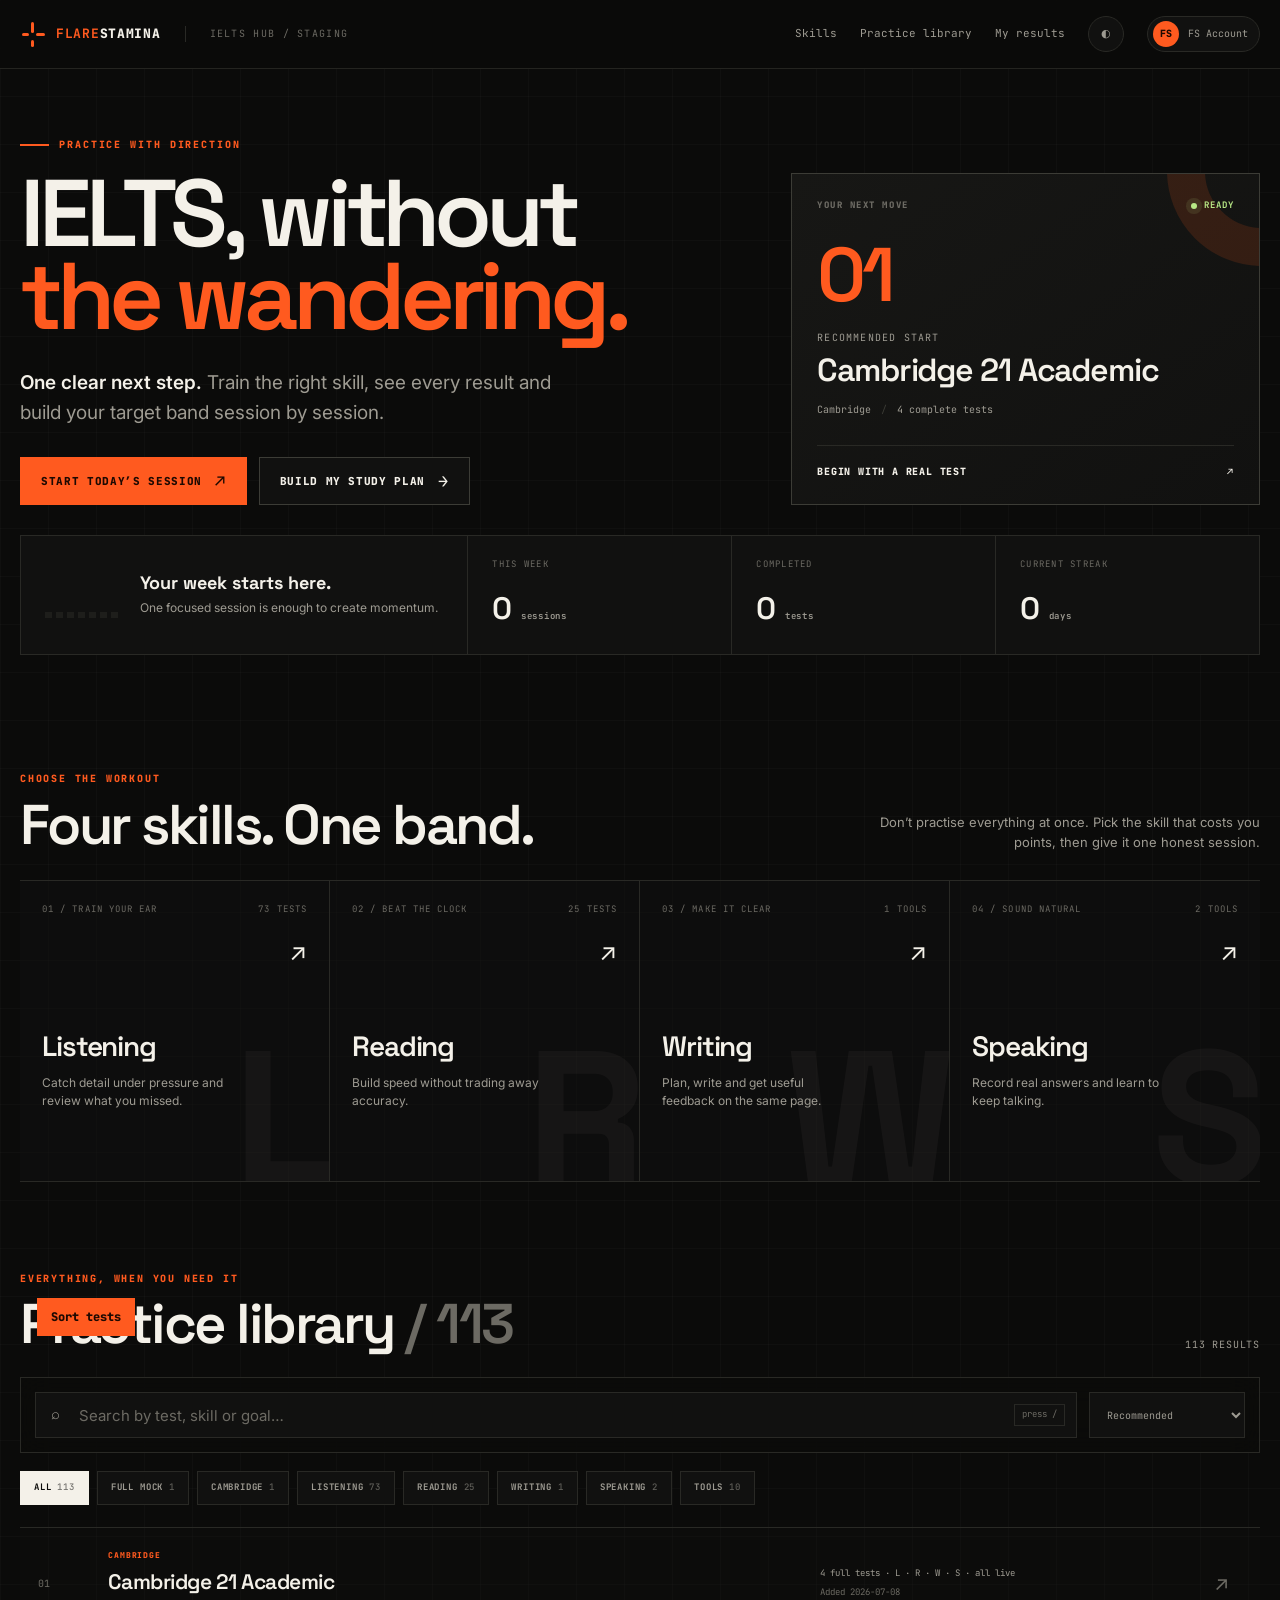
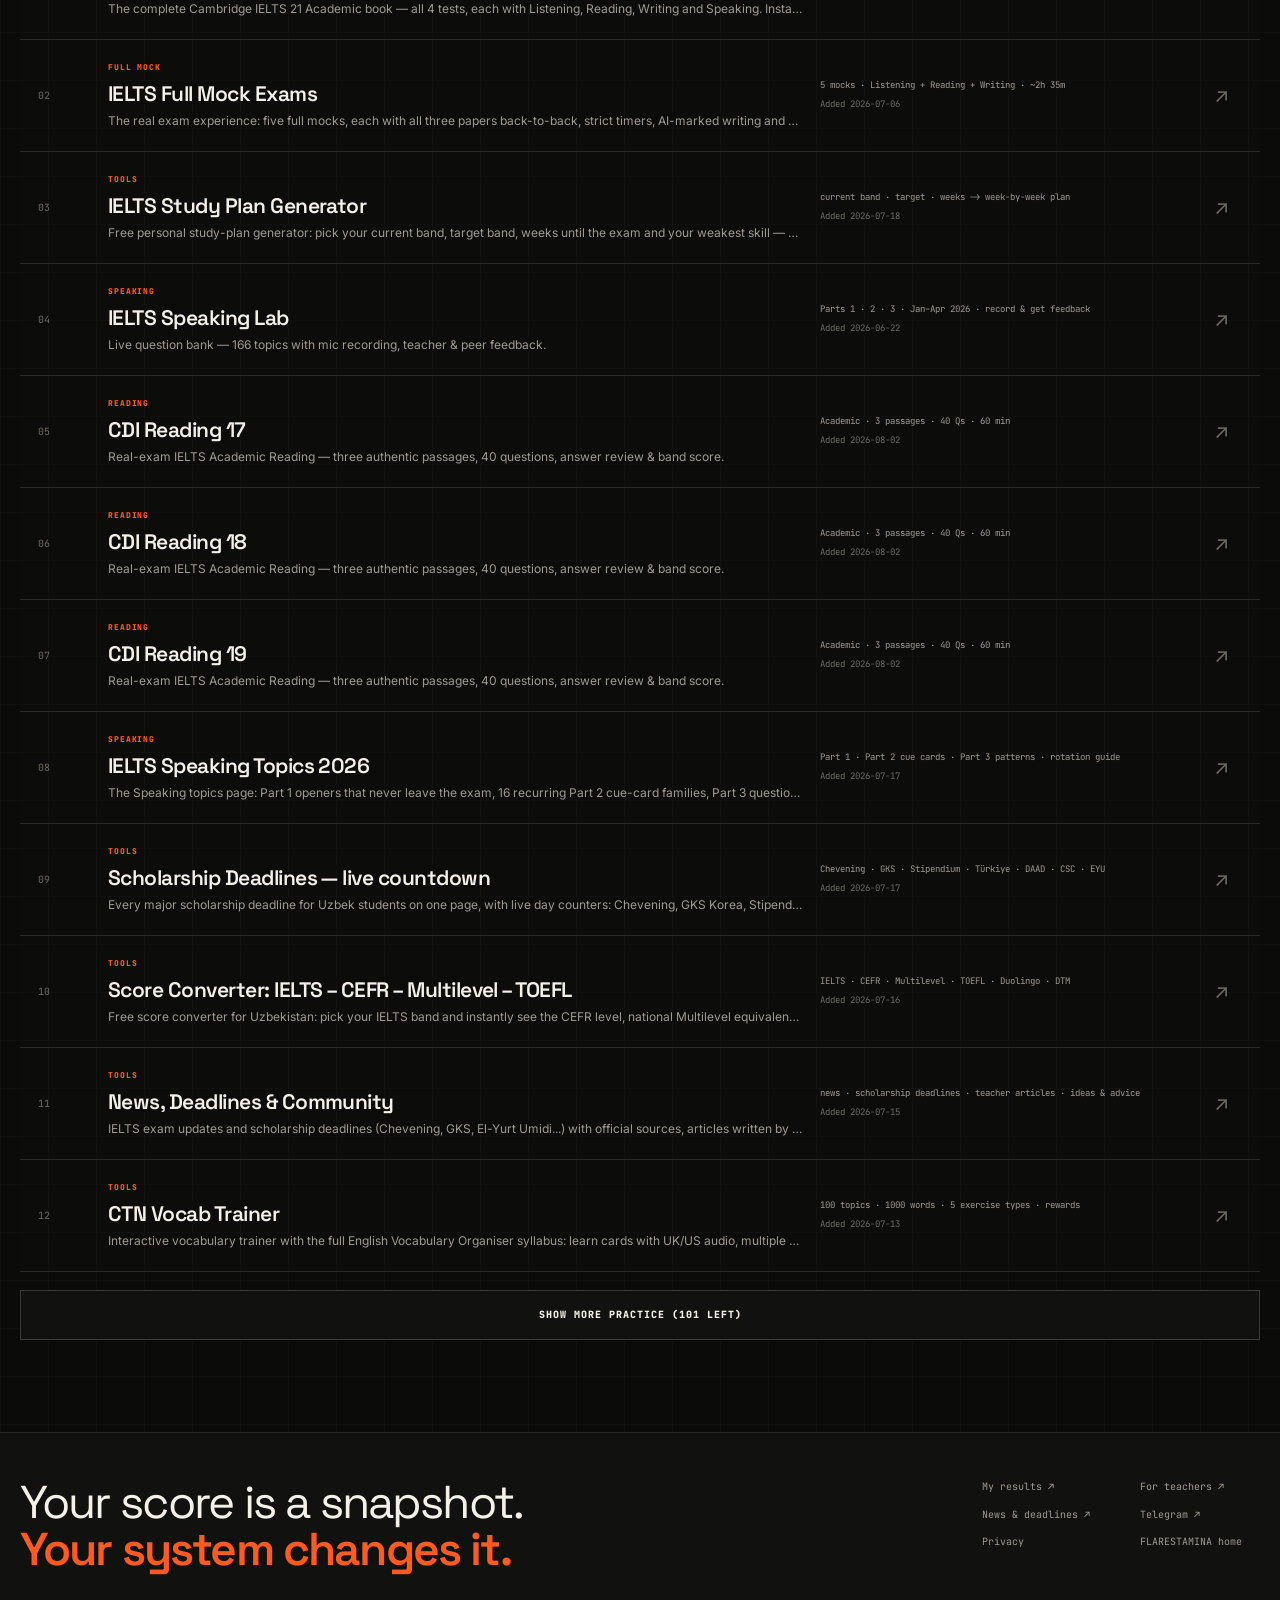
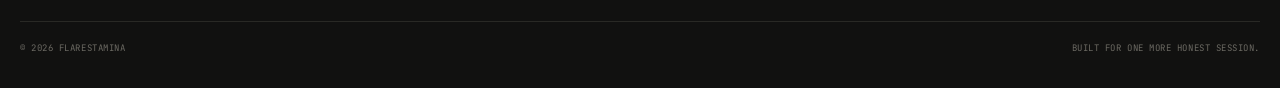
<file: staging/index.html>
<!DOCTYPE html>
<html lang="en">
<head>
<meta charset="UTF-8">
<meta name="viewport" content="width=device-width, initial-scale=1.0">
<title>IELTS Hub — Your next band starts here</title>
<meta name="description" content="A focused IELTS practice dashboard: choose your next session, train every skill and keep your progress visible.">
<meta name="robots" content="noindex,nofollow">
<meta name="theme-color" content="#0B0B0A">
<meta property="og:title" content="FLARESTAMINA — IELTS Hub">
<meta property="og:description" content="Practice with direction. Build your next IELTS band one focused session at a time.">
<meta property="og:type" content="website">
<meta property="og:image" content="https://flarestamina.com/og-image.png">
<link rel="icon" href="../favicon.ico" sizes="any">
<link rel="icon" type="image/svg+xml" href="../favicon.svg">
<link rel="apple-touch-icon" sizes="180x180" href="../apple-touch-icon.png">
<link rel="canonical" href="https://flarestamina.com/ielts-hub/">
<link rel="preconnect" href="https://fonts.googleapis.com">
<link rel="preconnect" href="https://fonts.gstatic.com" crossorigin>
<link rel="stylesheet" href="https://fonts.googleapis.com/css2?family=Inter:wght@400;500;600&family=JetBrains+Mono:wght@500;600;700;800&family=Space+Grotesk:wght@500;600;700&display=swap">
<script>
(function () {
  try {
    var saved = localStorage.getItem('p8-theme') || localStorage.getItem('theme') || 'dark';
    document.documentElement.dataset.theme = saved;
  } catch (e) {
    document.documentElement.dataset.theme = 'dark';
  }
})();
</script>
<style>
*,*::before,*::after{box-sizing:border-box}
*{margin:0}
:root{
  --bg:#0B0B0A;
  --surface:#111110;
  --surface-2:#171715;
  --soft:#1E1E1B;
  --line:#292925;
  --line-strong:#3C3C36;
  --ink:#F4F1E9;
  --muted:#9E9B92;
  --faint:#6C6A63;
  --flare:#FF5A1F;
  --flare-hot:#FF7747;
  --flare-ink:#1D0902;
  --positive:#B8E986;
  --mono:'JetBrains Mono',ui-monospace,SFMono-Regular,Menlo,monospace;
  --display:'Space Grotesk','Inter',system-ui,sans-serif;
  --sans:'Inter',system-ui,-apple-system,sans-serif;
  --max:1240px;
}
html[data-theme="light"]{
  --bg:#F3F0E8;
  --surface:#FBF9F3;
  --surface-2:#EEEAE0;
  --soft:#E7E2D7;
  --line:#D9D3C6;
  --line-strong:#BDB5A5;
  --ink:#171714;
  --muted:#68655E;
  --faint:#908C82;
  --flare:#DC470F;
  --flare-hot:#F05A22;
  --flare-ink:#FFF9F2;
  --positive:#2D7A38;
}
html{scroll-behavior:smooth;scrollbar-color:var(--line-strong) var(--bg)}
body{
  min-width:320px;
  background:
    linear-gradient(rgba(255,255,255,.018) 1px,transparent 1px),
    linear-gradient(90deg,rgba(255,255,255,.018) 1px,transparent 1px),
    var(--bg);
  background-size:48px 48px;
  color:var(--ink);
  font-family:var(--sans);
  font-size:15px;
  line-height:1.55;
  -webkit-font-smoothing:antialiased;
}
html[data-theme="light"] body{
  background:
    linear-gradient(rgba(30,25,18,.035) 1px,transparent 1px),
    linear-gradient(90deg,rgba(30,25,18,.035) 1px,transparent 1px),
    var(--bg);
  background-size:48px 48px;
}
a{color:inherit;text-decoration:none}
button,input,select{font:inherit}
button{color:inherit}
::selection{background:var(--flare);color:var(--flare-ink)}
:focus-visible{outline:2px solid var(--flare);outline-offset:3px}
.skip{position:fixed;left:16px;top:-80px;z-index:200;background:var(--flare);color:var(--flare-ink);padding:10px 14px;font-family:var(--mono);font-size:12px;font-weight:800}
.skip:focus{top:12px}
.masthead{position:sticky;top:0;z-index:80;border-bottom:1px solid color-mix(in srgb,var(--line) 86%,transparent);background:color-mix(in srgb,var(--bg) 88%,transparent);backdrop-filter:blur(18px)}
.nav{width:min(var(--max),calc(100% - 40px));height:68px;margin:0 auto;display:flex;align-items:center;gap:24px}
.brand{display:flex;align-items:center;gap:11px;flex:none}
.mark{position:relative;width:25px;height:25px;display:block;transform:rotate(0deg)}
.mark i{position:absolute;display:block;background:var(--flare);border-radius:99px}
.mark i:nth-child(1){width:3px;height:11px;left:11px;top:0}
.mark i:nth-child(2){width:9px;height:3px;right:0;top:11px}
.mark i:nth-child(3){width:3px;height:7px;left:11px;bottom:0}
.mark i:nth-child(4){width:7px;height:3px;left:2px;top:11px}
.wordmark{font-family:var(--mono);font-size:13px;font-weight:800;letter-spacing:.055em}
.wordmark b{color:var(--flare)}
.nav-tag{color:var(--faint);font-family:var(--mono);font-size:10px;letter-spacing:.13em;text-transform:uppercase;border-left:1px solid var(--line);padding-left:24px}
.nav-links{display:flex;align-items:center;gap:23px;margin-left:auto;font-family:var(--mono);font-size:11px;color:var(--muted)}
.nav-links a:hover{color:var(--ink)}
.icon-button{width:36px;height:36px;border:1px solid var(--line);background:var(--surface);border-radius:50%;display:grid;place-items:center;cursor:pointer;color:var(--muted)}
.icon-button:hover{border-color:var(--line-strong);color:var(--ink)}
.account{min-height:36px;display:flex;align-items:center;gap:9px;padding:4px 11px 4px 5px;border:1px solid var(--line);border-radius:999px;background:var(--surface);font-family:var(--mono);font-size:10px;color:var(--muted)}
.account:hover{border-color:var(--flare);color:var(--ink)}
.avatar{width:26px;height:26px;border-radius:50%;display:grid;place-items:center;background:var(--flare);color:var(--flare-ink);font-weight:800}
.shell{width:min(var(--max),calc(100% - 40px));margin:0 auto}
.hero{padding:68px 0 36px}
.eyebrow{display:flex;align-items:center;gap:10px;margin-bottom:19px;color:var(--flare);font-family:var(--mono);font-size:10px;font-weight:800;letter-spacing:.19em;text-transform:uppercase}
.eyebrow::before{content:"";width:29px;height:2px;background:var(--flare)}
.hero-grid{display:grid;grid-template-columns:minmax(0,1.2fr) minmax(360px,.8fr);gap:68px;align-items:end}
h1{max-width:780px;font-family:var(--display);font-size:clamp(48px,7.4vw,104px);line-height:.88;letter-spacing:-.065em;font-weight:600}
h1 em{display:block;color:var(--flare);font-style:normal}
.hero-copy{max-width:570px;margin-top:30px;color:var(--muted);font-size:clamp(16px,1.7vw,19px);line-height:1.55}
.hero-copy strong{color:var(--ink);font-weight:600}
.hero-actions{display:flex;align-items:center;gap:12px;flex-wrap:wrap;margin-top:30px}
.primary,.secondary{min-height:48px;display:inline-flex;align-items:center;justify-content:center;gap:13px;padding:0 20px;border:1px solid var(--flare);font-family:var(--mono);font-size:11px;font-weight:800;letter-spacing:.06em;text-transform:uppercase;transition:transform .16s ease,background .16s ease}
.primary{background:var(--flare);color:var(--flare-ink)}
.secondary{border-color:var(--line-strong);background:var(--surface);color:var(--ink)}
.primary:hover,.secondary:hover{transform:translateY(-2px)}
.primary .arrow,.secondary .arrow{font-size:17px;line-height:1}
.next-card{position:relative;overflow:hidden;border:1px solid var(--line-strong);background:linear-gradient(145deg,var(--surface-2),var(--surface));padding:25px}
.next-card::after{content:"";position:absolute;width:190px;height:190px;right:-98px;top:-98px;border-radius:50%;border:38px solid color-mix(in srgb,var(--flare) 14%,transparent);pointer-events:none}
.next-head{display:flex;justify-content:space-between;gap:16px;align-items:center;margin-bottom:32px;position:relative;z-index:1}
.micro{font-family:var(--mono);font-size:9px;font-weight:800;letter-spacing:.17em;text-transform:uppercase;color:var(--faint)}
.live{display:flex;align-items:center;gap:7px;color:var(--positive);font-family:var(--mono);font-size:9px;font-weight:700;text-transform:uppercase;letter-spacing:.11em}
.live::before{content:"";width:6px;height:6px;border-radius:50%;background:var(--positive);box-shadow:0 0 0 5px color-mix(in srgb,var(--positive) 10%,transparent)}
.next-index{font-family:var(--display);font-size:clamp(48px,6vw,76px);font-weight:600;line-height:.8;color:var(--flare);letter-spacing:-.06em}
.next-label{margin-top:24px;font-family:var(--mono);font-size:10px;color:var(--muted);text-transform:uppercase;letter-spacing:.12em}
.next-title{margin-top:7px;max-width:430px;font-family:var(--display);font-size:clamp(22px,3vw,32px);font-weight:600;line-height:1.08;letter-spacing:-.035em}
.next-meta{display:flex;align-items:center;gap:10px;flex-wrap:wrap;margin-top:15px;color:var(--muted);font-family:var(--mono);font-size:10px}
.next-meta span+span::before{content:"/";margin-right:10px;color:var(--line-strong)}
.next-link{display:flex;align-items:center;justify-content:space-between;margin-top:27px;padding-top:18px;border-top:1px solid var(--line);font-family:var(--mono);font-size:10px;font-weight:800;text-transform:uppercase;letter-spacing:.08em}
.next-link:hover{color:var(--flare)}
.scoreboard{display:grid;grid-template-columns:1.1fr repeat(3,.65fr);border:1px solid var(--line);background:var(--surface);margin:30px 0 80px}
.score-intro,.stat{min-height:118px;padding:22px 24px}
.stat{border-left:1px solid var(--line)}
.score-intro{display:flex;align-items:center;gap:22px}
.week-bars{display:flex;align-items:end;gap:4px;height:45px;flex:none}
.week-bars i{display:block;width:7px;min-height:5px;background:var(--soft);transition:height .35s ease}
.week-bars i.on{background:var(--flare)}
.score-copy strong{display:block;font-family:var(--display);font-size:18px;line-height:1.1}
.score-copy span{display:block;margin-top:6px;color:var(--muted);font-size:12px}
.stat{display:flex;flex-direction:column;justify-content:space-between}
.stat-label{font-family:var(--mono);font-size:9px;color:var(--faint);letter-spacing:.14em;text-transform:uppercase}
.stat-value{font-family:var(--display);font-size:31px;font-weight:600;letter-spacing:-.04em}
.stat-value small{font-family:var(--mono);font-size:9px;color:var(--muted);letter-spacing:.08em;margin-left:3px}
.section{padding:0 0 84px}
.section-head{display:flex;justify-content:space-between;gap:24px;align-items:end;margin-bottom:27px}
.kicker{font-family:var(--mono);font-size:10px;font-weight:800;letter-spacing:.18em;color:var(--flare);text-transform:uppercase;margin-bottom:10px}
h2{font-family:var(--display);font-size:clamp(32px,5vw,56px);line-height:1;letter-spacing:-.045em;font-weight:600}
.section-note{max-width:400px;color:var(--muted);font-size:13px;text-align:right}
.skill-grid{display:grid;grid-template-columns:repeat(4,1fr);border-top:1px solid var(--line);border-bottom:1px solid var(--line)}
.skill{position:relative;min-height:300px;padding:22px;overflow:hidden;border-right:1px solid var(--line);background:color-mix(in srgb,var(--surface) 52%,transparent);cursor:pointer}
.skill:last-child{border-right:0}
.skill::before{content:"";position:absolute;inset:0;background:var(--flare);transform:translateY(102%);transition:transform .28s cubic-bezier(.2,.8,.2,1)}
.skill:hover::before{transform:translateY(0)}
.skill>*{position:relative;z-index:1}
.skill:hover{color:var(--flare-ink)}
.skill-top{display:flex;justify-content:space-between;gap:20px;font-family:var(--mono);font-size:9px;letter-spacing:.12em;text-transform:uppercase;color:var(--faint)}
.skill:hover .skill-top,.skill:hover .skill-copy{color:color-mix(in srgb,var(--flare-ink) 72%,transparent)}
.skill-letter{position:absolute;right:12px;bottom:-32px;font-family:var(--display);font-size:190px;line-height:1;font-weight:700;color:color-mix(in srgb,var(--ink) 4%,transparent);letter-spacing:-.1em}
.skill:hover .skill-letter{color:color-mix(in srgb,var(--flare-ink) 9%,transparent)}
.skill-name{margin-top:108px;font-family:var(--display);font-size:28px;font-weight:600;letter-spacing:-.04em}
.skill-copy{margin-top:6px;max-width:190px;color:var(--muted);font-size:12px;line-height:1.5}
.skill-arrow{position:absolute;right:22px;top:52px;font-size:24px;transition:transform .2s ease}
.skill:hover .skill-arrow{transform:translate(4px,-4px)}
.library{padding:5px 0 92px}
.library-top{display:flex;align-items:end;justify-content:space-between;gap:32px;margin-bottom:25px}
.library-title span{color:var(--faint)}
.catalog-count{font-family:var(--mono);font-size:10px;color:var(--muted);letter-spacing:.08em;text-transform:uppercase}
.tools{position:sticky;top:68px;z-index:50;margin-bottom:18px;padding:14px;display:grid;grid-template-columns:minmax(220px,1fr) auto;gap:12px;background:color-mix(in srgb,var(--bg) 91%,transparent);backdrop-filter:blur(16px);border:1px solid var(--line)}
.searchbox{position:relative}
.searchbox input{width:100%;height:46px;border:1px solid var(--line);background:var(--surface);color:var(--ink);padding:0 94px 0 43px;border-radius:0;outline:none}
.searchbox input:focus{border-color:var(--flare)}
.searchbox input::placeholder{color:var(--faint)}
.search-icon{position:absolute;left:16px;top:50%;transform:translateY(-50%);font-family:var(--mono);font-size:15px;color:var(--muted)}
.key{position:absolute;right:12px;top:50%;transform:translateY(-50%);border:1px solid var(--line);padding:3px 7px;color:var(--faint);font-family:var(--mono);font-size:9px}
.sort{min-width:156px;height:46px;border:1px solid var(--line);border-radius:0;padding:0 34px 0 13px;background:var(--surface);color:var(--muted);font-family:var(--mono);font-size:10px;outline:none}
.filters{display:flex;gap:8px;flex-wrap:wrap;margin-bottom:22px}
.filter{min-height:34px;padding:0 13px;border:1px solid var(--line);background:var(--surface);color:var(--muted);font-family:var(--mono);font-size:9px;font-weight:700;letter-spacing:.09em;text-transform:uppercase;cursor:pointer}
.filter:hover{border-color:var(--line-strong);color:var(--ink)}
.filter.on{background:var(--ink);border-color:var(--ink);color:var(--bg)}
.filter b{margin-left:6px;font-weight:500;opacity:.55}
.test-list{border-top:1px solid var(--line)}
.test-row{position:relative;display:grid;grid-template-columns:70px minmax(0,1.2fr) minmax(180px,.65fr) 46px;align-items:center;gap:18px;min-height:112px;border-bottom:1px solid var(--line);background:color-mix(in srgb,var(--surface) 28%,transparent);transition:background .14s ease}
.test-row::before{content:"";position:absolute;left:0;top:0;bottom:0;width:3px;background:var(--flare);transform:scaleY(0);transition:transform .14s ease}
.test-row:hover{background:var(--surface)}
.test-row:hover::before{transform:scaleY(1)}
.test-num{padding-left:18px;font-family:var(--mono);font-size:10px;color:var(--faint)}
.test-main{padding:18px 0;min-width:0}
.test-tags{display:flex;gap:8px;align-items:center;flex-wrap:wrap;margin-bottom:8px}
.test-cat,.test-done{font-family:var(--mono);font-size:8px;font-weight:800;letter-spacing:.11em;text-transform:uppercase}
.test-cat{color:var(--flare)}
.test-done{color:var(--positive)}
.test-name{font-family:var(--display);font-size:clamp(17px,2vw,21px);font-weight:600;line-height:1.2;letter-spacing:-.025em}
.test-desc{margin-top:6px;color:var(--muted);font-size:12px;line-height:1.5;white-space:nowrap;overflow:hidden;text-overflow:ellipsis}
.test-side{color:var(--muted);font-family:var(--mono);font-size:9px;line-height:1.55}
.test-side time{display:block;margin-top:5px;color:var(--faint)}
.row-arrow{font-size:20px;color:var(--faint);transition:transform .15s ease,color .15s ease}
.test-row:hover .row-arrow{color:var(--flare);transform:translate(4px,-4px)}
.empty{display:none;padding:68px 20px;text-align:center;border-bottom:1px solid var(--line);color:var(--muted)}
.empty strong{display:block;color:var(--ink);font-family:var(--display);font-size:22px;margin-bottom:5px}
.more{display:none;width:100%;height:50px;margin-top:18px;border:1px solid var(--line-strong);background:var(--surface);color:var(--ink);font-family:var(--mono);font-size:10px;font-weight:800;letter-spacing:.1em;text-transform:uppercase;cursor:pointer}
.more:hover{border-color:var(--flare);color:var(--flare)}
.footer{border-top:1px solid var(--line);background:var(--surface)}
.footer-in{width:min(var(--max),calc(100% - 40px));margin:0 auto;padding:46px 0 32px}
.footer-top{display:flex;justify-content:space-between;gap:40px;align-items:start}
.footer-line{max-width:520px;font-family:var(--display);font-size:clamp(28px,4vw,46px);line-height:1.02;letter-spacing:-.04em}
.footer-line b{color:var(--flare);font-weight:600}
.footer-links{display:grid;grid-template-columns:repeat(2,minmax(120px,1fr));gap:12px 38px;font-family:var(--mono);font-size:10px;color:var(--muted)}
.footer-links a:hover{color:var(--flare)}
.fine{display:flex;justify-content:space-between;gap:18px;flex-wrap:wrap;margin-top:48px;padding-top:20px;border-top:1px solid var(--line);font-family:var(--mono);font-size:9px;color:var(--faint);letter-spacing:.06em;text-transform:uppercase}
@media(max-width:980px){.hero-grid{grid-template-columns:1fr;gap:42px;align-items:start}.next-card{max-width:680px}.scoreboard{grid-template-columns:1.25fr repeat(3,.55fr)}.score-intro{gap:14px}.skill-grid{grid-template-columns:repeat(2,1fr)}.skill:nth-child(2){border-right:0}.skill:nth-child(-n+2){border-bottom:1px solid var(--line)}}
@media(max-width:720px){.nav{width:min(100% - 28px,var(--max));height:60px;gap:12px}.nav-tag,.nav-links>a{display:none}.nav-links{gap:8px}.account{padding-right:5px}.account-label{display:none}.shell{width:min(100% - 28px,var(--max))}.hero{padding-top:45px}h1{font-size:clamp(51px,17vw,78px)}.hero-copy{margin-top:22px}.scoreboard{grid-template-columns:1fr 1fr;margin-bottom:64px}.score-intro{grid-column:1/-1}.stat{min-height:100px;border-top:1px solid var(--line)}.stat:nth-child(2){border-left:0}.stat:last-child{grid-column:1/-1;border-left:0}.section{padding-bottom:64px}.section-head{display:block}.section-note{margin-top:12px;text-align:left}.skill{min-height:245px;padding:18px}.skill-name{margin-top:75px;font-size:23px}.skill-letter{font-size:140px}.library-top{align-items:start;flex-direction:column;gap:12px}.tools{top:60px;grid-template-columns:1fr;padding:10px}.sort{width:100%}.test-row{grid-template-columns:46px minmax(0,1fr) 32px;gap:10px;min-height:105px}.test-num{padding-left:10px}.test-main{padding:16px 0}.test-side{display:none}.test-desc{max-width:calc(100vw - 128px)}.footer-top{display:block}.footer-links{margin-top:32px}}
@media(max-width:480px){.wordmark{font-size:11px}.hero-actions{display:grid;grid-template-columns:1fr}.primary,.secondary{width:100%}.next-card{padding:20px}.scoreboard{grid-template-columns:1fr 1fr}.score-intro{padding:18px}.stat{padding:17px}.skill-grid{grid-template-columns:1fr}.skill{border-right:0!important;border-bottom:1px solid var(--line)}.skill:last-child{border-bottom:0}.skill-top{max-width:210px}.skill-name{margin-top:52px}.skill-copy{max-width:245px}.filters{flex-wrap:nowrap;overflow-x:auto;padding-bottom:4px;scrollbar-width:none}.filters::-webkit-scrollbar{display:none}.filter{flex:none}.key{display:none}.searchbox input{padding-right:15px}.test-desc{display:none}.test-row{min-height:91px}.footer-links{grid-template-columns:1fr}}
@media(prefers-reduced-motion:reduce){html{scroll-behavior:auto}*,*::before,*::after{transition:none!important;animation:none!important}}
</style>
</head>
<body>
<a class="skip" href="#library">Skip to practice library</a>
<header class="masthead"><nav class="nav" aria-label="Primary navigation"><a class="brand" href="https://flarestamina.com/" aria-label="FLARESTAMINA home"><span class="mark" aria-hidden="true"><i></i><i></i><i></i><i></i></span><span class="wordmark"><b>FLARE</b>STAMINA</span></a><span class="nav-tag">IELTS Hub / staging</span><div class="nav-links"><a href="#skills">Skills</a><a href="#library">Practice library</a><a href="https://flarestamina.com/ielts-hub/results.html">My results</a><button class="icon-button" id="themeBtn" type="button" aria-label="Switch color theme">◐</button><a class="account" id="account" href="https://flarestamina.com/account/"><span class="avatar" id="avatar">FS</span><span class="account-label" id="accountLabel">FS Account</span></a></div></nav></header>
<main>
<section class="hero shell" aria-labelledby="heroTitle"><div class="eyebrow">Practice with direction</div><div class="hero-grid"><div><h1 id="heroTitle">IELTS, without<em>the wandering.</em></h1><p class="hero-copy"><strong>One clear next step.</strong> Train the right skill, see every result and build your target band session by session.</p><div class="hero-actions"><a class="primary" id="heroCta" href="https://flarestamina.com/cambridge-21/"><span id="heroCtaText">Start today’s session</span><span class="arrow">↗</span></a><a class="secondary" href="https://flarestamina.com/plan/">Build my study plan <span class="arrow">→</span></a></div></div><article class="next-card" aria-labelledby="nextTitle"><div class="next-head"><span class="micro">Your next move</span><span class="live">Ready</span></div><div class="next-index" id="nextIndex">01</div><div class="next-label" id="nextLabel">Recommended start</div><h2 class="next-title" id="nextTitle">Cambridge 21 Academic</h2><div class="next-meta"><span id="nextCategory">Cambridge</span><span id="nextDetail">4 complete tests</span></div><a class="next-link" id="nextLink" href="https://flarestamina.com/cambridge-21/"><span id="nextAction">Begin with a real test</span><span>↗</span></a></article></div>
<div class="scoreboard" aria-label="Your practice snapshot"><div class="score-intro"><div class="week-bars" id="weekBars" aria-hidden="true"></div><div class="score-copy"><strong id="weekMessage">Your week starts here.</strong><span id="weekSub">One focused session is enough to create momentum.</span></div></div><div class="stat"><span class="stat-label">This week</span><span class="stat-value" id="weekCount">0 <small>sessions</small></span></div><div class="stat"><span class="stat-label">Completed</span><span class="stat-value" id="completedCount">0 <small>tests</small></span></div><div class="stat"><span class="stat-label">Current streak</span><span class="stat-value" id="streakCount">0 <small>days</small></span></div></div></section>
<section class="section shell" id="skills" aria-labelledby="skillsTitle"><div class="section-head"><div><div class="kicker">Choose the workout</div><h2 id="skillsTitle">Four skills. One band.</h2></div><p class="section-note">Don’t practise everything at once. Pick the skill that costs you points, then give it one honest session.</p></div><div class="skill-grid" id="skillGrid">
<a class="skill" href="#library" data-skill="Listening"><div class="skill-top"><span>01 / train your ear</span><span data-skill-count="Listening">— tests</span></div><span class="skill-arrow">↗</span><div class="skill-letter" aria-hidden="true">L</div><div class="skill-name">Listening</div><p class="skill-copy">Catch detail under pressure and review what you missed.</p></a>
<a class="skill" href="#library" data-skill="Reading"><div class="skill-top"><span>02 / beat the clock</span><span data-skill-count="Reading">— tests</span></div><span class="skill-arrow">↗</span><div class="skill-letter" aria-hidden="true">R</div><div class="skill-name">Reading</div><p class="skill-copy">Build speed without trading away accuracy.</p></a>
<a class="skill" href="#library" data-skill="Writing"><div class="skill-top"><span>03 / make it clear</span><span data-skill-count="Writing">— tools</span></div><span class="skill-arrow">↗</span><div class="skill-letter" aria-hidden="true">W</div><div class="skill-name">Writing</div><p class="skill-copy">Plan, write and get useful feedback on the same page.</p></a>
<a class="skill" href="#library" data-skill="Speaking"><div class="skill-top"><span>04 / sound natural</span><span data-skill-count="Speaking">— tools</span></div><span class="skill-arrow">↗</span><div class="skill-letter" aria-hidden="true">S</div><div class="skill-name">Speaking</div><p class="skill-copy">Record real answers and learn to keep talking.</p></a></div></section>
<section class="library shell" id="library" aria-labelledby="libraryTitle"><div class="library-top"><div class="library-title"><div class="kicker">Everything, when you need it</div><h2 id="libraryTitle">Practice library <span id="totalInline">/ —</span></h2></div><div class="catalog-count" id="catalogCount" aria-live="polite">Loading the library…</div></div><div class="tools"><label class="searchbox"><span class="search-icon" aria-hidden="true">⌕</span><input id="search" type="search" autocomplete="off" placeholder="Search by test, skill or goal…" aria-label="Search the practice library"><span class="key" aria-hidden="true">press /</span></label><label><span class="skip">Sort tests</span><select class="sort" id="sort" aria-label="Sort tests"><option value="recommended">Recommended</option><option value="newest">Newest first</option><option value="az">A–Z</option></select></label></div><div class="filters" id="filters" aria-label="Filter by category"></div><div class="test-list" id="testList"></div><div class="empty" id="empty"><strong>Nothing matches yet.</strong> Try a shorter phrase or switch to another skill.</div><button class="more" id="more" type="button">Show more practice <span id="moreCount"></span></button></section>
</main>
<footer class="footer"><div class="footer-in"><div class="footer-top"><p class="footer-line">Your score is a snapshot.<br><b>Your system changes it.</b></p><div class="footer-links"><a href="https://flarestamina.com/ielts-hub/results.html">My results ↗</a><a href="https://flarestamina.com/teachers/">For teachers ↗</a><a href="https://flarestamina.com/news/">News & deadlines ↗</a><a href="https://t.me/flarestamina" target="_blank" rel="noopener">Telegram ↗</a><a href="https://flarestamina.com/privacy/">Privacy</a><a href="https://flarestamina.com/">FLARESTAMINA home</a></div></div><div class="fine"><span>© <span id="year"></span> FLARESTAMINA</span><span>Built for one more honest session.</span></div></div></footer>
<script src="https://flarestamina.com/assets/fs-auth.js"></script>
<script>
(function () {
  'use strict';
  var state = { tests: [], categories: [], category: 'All', query: '', sort: 'recommended', visible: 12 };
  var pageSize = 12;
  var historyItems = [];
  document.getElementById('year').textContent = new Date().getFullYear();
  if (window.FSAuth) {
    var user = FSAuth.getUser();
    if (user) {
      var first = user.first_name || (user.name || '').trim().split(/\s+/)[0] || 'You';
      document.getElementById('accountLabel').textContent = first;
      document.getElementById('avatar').textContent = first.slice(0, 1).toUpperCase();
    }
  }
  document.getElementById('themeBtn').addEventListener('click', function () {
    var next = document.documentElement.dataset.theme === 'light' ? 'dark' : 'light';
    document.documentElement.dataset.theme = next;
    try { localStorage.setItem('theme', next); localStorage.setItem('p8-theme', next); } catch (e) {}
  });
  try { historyItems = JSON.parse(localStorage.getItem('p8_results') || '[]'); if (!Array.isArray(historyItems)) historyItems = []; } catch (e) { historyItems = []; }
  function cleanUrl(url) { return String(url || '').replace(/[#?].*$/, '').replace(/\/$/, ''); }
  function safeUrl(url) { try { var parsed = new URL(url, location.href); return /^https?:$/.test(parsed.protocol) ? parsed.href : '#'; } catch (e) { return '#'; } }
  function historyDate(item) { var raw = item && (item.date || item.timestamp || item.createdAt); var date = raw ? new Date(raw) : null; return date && !isNaN(date.getTime()) ? date : null; }
  function dayKey(date) { return date.getFullYear() + '-' + String(date.getMonth() + 1).padStart(2, '0') + '-' + String(date.getDate()).padStart(2, '0'); }
  function scoreFor(url) { var target = cleanUrl(url); for (var i = historyItems.length - 1; i >= 0; i--) { var itemUrl = cleanUrl(historyItems[i] && historyItems[i].href); if (itemUrl && (itemUrl.indexOf(target) === 0 || target.indexOf(itemUrl) === 0)) return historyItems[i].score || 'done'; } return null; }
  function setupSnapshot() {
    var today = new Date(); today.setHours(0, 0, 0, 0);
    var weekStart = new Date(today); weekStart.setDate(today.getDate() - ((today.getDay() + 6) % 7));
    var activeDays = {};
    historyItems.forEach(function (item) { var date = historyDate(item); if (date) activeDays[dayKey(date)] = (activeDays[dayKey(date)] || 0) + 1; });
    var weekBars = document.getElementById('weekBars'); weekBars.textContent = ''; var weekSessions = 0;
    for (var i = 0; i < 7; i++) { var current = new Date(weekStart); current.setDate(weekStart.getDate() + i); var count = activeDays[dayKey(current)] || 0; weekSessions += count; var bar = document.createElement('i'); bar.style.height = (6 + Math.min(count, 4) * 9) + 'px'; if (count) bar.className = 'on'; weekBars.appendChild(bar); }
    var unique = {}; historyItems.forEach(function (item) { var href = cleanUrl(item && item.href); if (href) unique[href] = true; });
    var streak = 0; var cursor = new Date(today); if (!activeDays[dayKey(cursor)]) cursor.setDate(cursor.getDate() - 1); while (activeDays[dayKey(cursor)]) { streak++; cursor.setDate(cursor.getDate() - 1); }
    document.getElementById('weekCount').innerHTML = weekSessions + ' <small>sessions</small>';
    document.getElementById('completedCount').innerHTML = Object.keys(unique).length + ' <small>tests</small>';
    document.getElementById('streakCount').innerHTML = streak + ' <small>days</small>';
    if (weekSessions) { document.getElementById('weekMessage').textContent = weekSessions >= 4 ? 'Strong week. Keep it clean.' : 'Momentum is building.'; document.getElementById('weekSub').textContent = weekSessions + ' focused session' + (weekSessions === 1 ? '' : 's') + ' since Monday.'; }
    if (historyItems.length) {
      var last = historyItems[historyItems.length - 1] || {}; var lastHref = safeUrl(last.href || '#'); var lastTitle = last.test || last.title || 'your last practice';
      document.getElementById('nextIndex').textContent = String(Math.min(historyItems.length + 1, 99)).padStart(2, '0');
      document.getElementById('nextLabel').textContent = 'Continue your momentum'; document.getElementById('nextTitle').textContent = lastTitle;
      document.getElementById('nextCategory').textContent = 'Last session'; document.getElementById('nextDetail').textContent = last.score ? 'score ' + last.score : 'ready to continue';
      document.getElementById('nextLink').href = lastHref; document.getElementById('nextAction').textContent = 'Practise it again'; document.getElementById('heroCta').href = lastHref; document.getElementById('heroCtaText').textContent = 'Continue training';
    }
  }
  function recommendedRank(test) { var title = String(test.title || '').toLowerCase(); if (title.indexOf('cambridge 21') !== -1) return 1; if (title.indexOf('full mock') !== -1) return 2; if (title.indexOf('study plan') !== -1) return 3; if (title.indexOf('speaking lab') !== -1) return 4; if (title.indexOf('writing') !== -1 && test.category === 'Writing') return 5; return 20; }
  function filteredTests() {
    var query = state.query.trim().toLowerCase();
    var result = state.tests.filter(function (test) { if (state.category !== 'All' && test.category !== state.category) return false; if (!query) return true; return [test.title, test.category, test.difficulty, test.description].join(' ').toLowerCase().indexOf(query) !== -1; });
    result.sort(function (a, b) { if (state.sort === 'az') return String(a.title).localeCompare(String(b.title)); if (state.sort === 'newest') return String(b.date || '').localeCompare(String(a.date || '')); var rank = recommendedRank(a) - recommendedRank(b); return rank || String(b.date || '').localeCompare(String(a.date || '')) || String(a.title).localeCompare(String(b.title)); }); return result;
  }
  function makeFilter(name, count) { var button = document.createElement('button'); button.type = 'button'; button.className = 'filter' + (state.category === name ? ' on' : ''); button.setAttribute('aria-pressed', state.category === name ? 'true' : 'false'); button.dataset.category = name; button.appendChild(document.createTextNode(name)); var badge = document.createElement('b'); badge.textContent = count; button.appendChild(badge); return button; }
  function renderFilters() {
    var counts = { All: state.tests.length }; state.tests.forEach(function (test) { counts[test.category] = (counts[test.category] || 0) + 1; });
    var filters = document.getElementById('filters'); filters.textContent = ''; ['All'].concat(state.categories).forEach(function (name) { if (counts[name] || name === 'All') filters.appendChild(makeFilter(name, counts[name] || 0)); });
    ['Listening', 'Reading', 'Writing', 'Speaking'].forEach(function (name) { var node = document.querySelector('[data-skill-count="' + name + '"]'); if (node) node.textContent = (counts[name] || 0) + ((name === 'Writing' || name === 'Speaking') ? ' tools' : ' tests'); });
  }
  function makeRow(test, index) {
    var link = document.createElement('a'); link.className = 'test-row'; link.href = safeUrl(test.url); var score = scoreFor(test.url);
    var num = document.createElement('div'); num.className = 'test-num'; num.textContent = String(index + 1).padStart(2, '0');
    var main = document.createElement('div'); main.className = 'test-main'; var tags = document.createElement('div'); tags.className = 'test-tags';
    var cat = document.createElement('span'); cat.className = 'test-cat'; cat.textContent = test.category || 'Practice'; tags.appendChild(cat);
    if (score !== null) { var done = document.createElement('span'); done.className = 'test-done'; done.textContent = '✓ ' + score; tags.appendChild(done); }
    var name = document.createElement('div'); name.className = 'test-name'; name.textContent = test.title || 'Untitled practice';
    var desc = document.createElement('p'); desc.className = 'test-desc'; desc.textContent = test.description || test.difficulty || 'Open this practice session.';
    main.appendChild(tags); main.appendChild(name); main.appendChild(desc);
    var side = document.createElement('div'); side.className = 'test-side'; side.textContent = test.difficulty || 'IELTS practice';
    if (test.date) { var date = document.createElement('time'); date.dateTime = test.date; date.textContent = 'Added ' + test.date; side.appendChild(date); }
    var arrow = document.createElement('span'); arrow.className = 'row-arrow'; arrow.setAttribute('aria-hidden', 'true'); arrow.textContent = '↗';
    link.appendChild(num); link.appendChild(main); link.appendChild(side); link.appendChild(arrow); return link;
  }
  function renderList() {
    var matches = filteredTests(); var shown = matches.slice(0, state.visible); var list = document.getElementById('testList'); list.textContent = '';
    shown.forEach(function (test, index) { list.appendChild(makeRow(test, index)); });
    document.getElementById('empty').style.display = matches.length ? 'none' : 'block';
    document.getElementById('catalogCount').textContent = matches.length + ' result' + (matches.length === 1 ? '' : 's') + (state.category === 'All' ? '' : ' in ' + state.category);
    var more = document.getElementById('more'); var remaining = Math.max(0, matches.length - shown.length); more.style.display = remaining ? 'block' : 'none'; document.getElementById('moreCount').textContent = remaining ? '(' + remaining + ' left)' : '';
  }
  function setCategory(category, scroll) {
    state.category = category; state.visible = pageSize; renderFilters(); renderList();
    try { var url = new URL(location.href); if (category === 'All') url.searchParams.delete('cat'); else url.searchParams.set('cat', category); history.replaceState(null, '', url.pathname + url.search + url.hash); } catch (e) {}
    if (scroll) document.getElementById('library').scrollIntoView({ behavior: 'smooth', block: 'start' });
  }
  document.getElementById('filters').addEventListener('click', function (event) { var button = event.target.closest('[data-category]'); if (button) setCategory(button.dataset.category, false); });
  document.getElementById('skillGrid').addEventListener('click', function (event) { var skill = event.target.closest('[data-skill]'); if (skill) { event.preventDefault(); setCategory(skill.dataset.skill, true); } });
  document.getElementById('search').addEventListener('input', function (event) { state.query = event.target.value; state.visible = pageSize; renderList(); });
  document.getElementById('sort').addEventListener('change', function (event) { state.sort = event.target.value; state.visible = pageSize; renderList(); });
  document.getElementById('more').addEventListener('click', function () { state.visible += pageSize; renderList(); });
  document.addEventListener('keydown', function (event) { var search = document.getElementById('search'); if (event.key === '/' && document.activeElement !== search && !/input|textarea|select/i.test(document.activeElement.tagName)) { event.preventDefault(); search.focus(); } if (event.key === 'Escape' && document.activeElement === search) { search.value = ''; state.query = ''; search.blur(); renderList(); } });
  setupSnapshot();
  try { var incoming = new URLSearchParams(location.search).get('cat'); if (incoming) state.category = incoming; } catch (e) {}
  fetch('../tests.json', { cache: 'no-store' }).then(function (response) { if (!response.ok) throw new Error('Could not load tests'); return response.json(); }).then(function (data) {
    state.tests = Array.isArray(data.tests) ? data.tests : []; state.categories = Array.isArray(data.categories) ? data.categories : [];
    if (state.category !== 'All' && state.categories.indexOf(state.category) === -1) state.category = 'All';
    document.getElementById('totalInline').textContent = '/ ' + state.tests.length; renderFilters(); renderList();
  }).catch(function () { document.getElementById('catalogCount').textContent = 'The library could not load'; document.getElementById('empty').style.display = 'block'; document.querySelector('#empty strong').textContent = 'The library is temporarily unavailable.'; document.querySelector('#empty').lastChild.textContent = ' Refresh the page and try again.'; });
})();
</script>
<script data-goatcounter="https://flarestamina.goatcounter.com/count" async src="//gc.zgo.at/count.js"></script>
</body>
</html>
</file>
